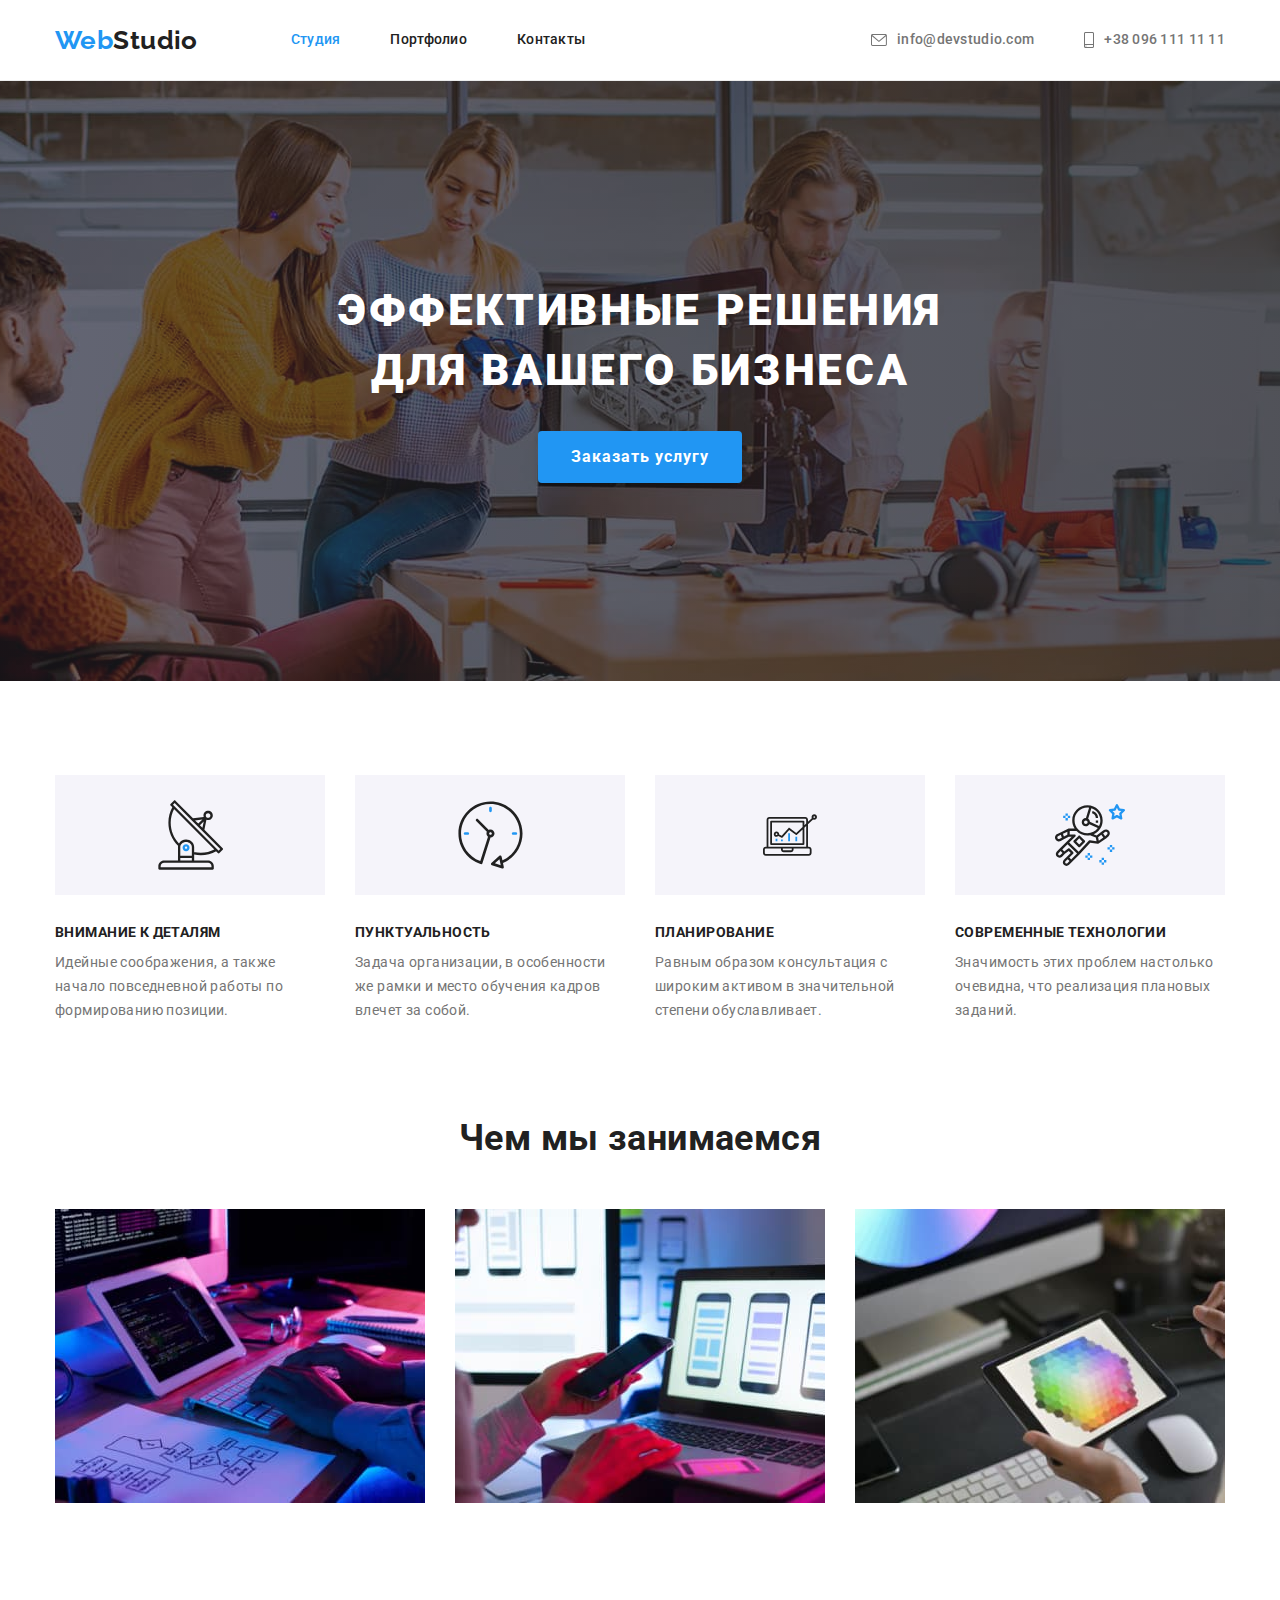
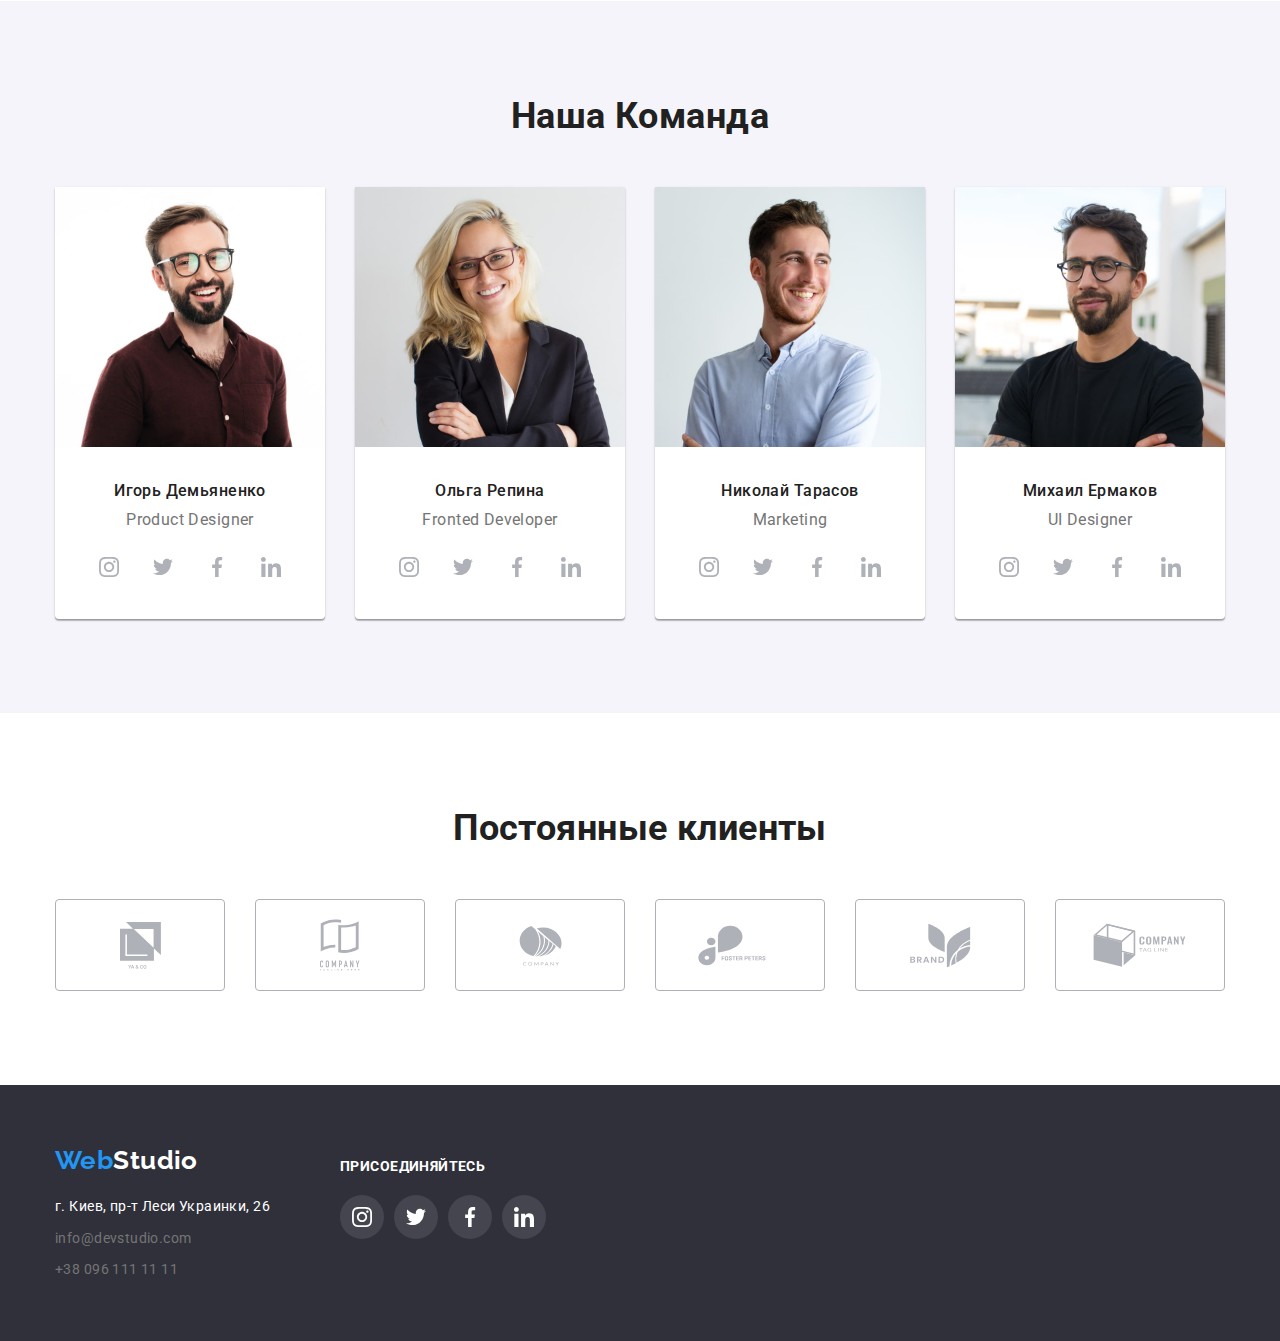
<file: index.html>
<!DOCTYPE html>
<html lang="ru">
  <head>
    <meta charset="UTF-8" />
    <meta http-equiv="X-UA-Compatible" content="IE=edge" />
    <meta name="viewport" content="width=device-width, initial-scale=1.0" />
    <title>Студия</title>
    <link rel="preconnect" href="https://fonts.gstatic.com" />
    <link
      href="https://fonts.googleapis.com/css2?family=Raleway:wght@700&family=Roboto:wght@400;500;700;900&display=swap"
      rel="stylesheet"
    />
    <link
      rel="stylesheet"
      href="https://cdnjs.cloudflare.com/ajax/libs/modern-normalize/1.0.0/modern-normalize.min.css"
    />
    <link rel="stylesheet" href="./css/styles.css" />
  </head>
  <body class="page">
    <!--Шапка сайта-->
    <header class="page-header">
      <div class="container">
        <nav class="main-nav">
          <a href="./index.html" class="logo link-line"
            ><span class="logo-blue">Web</span>Studio</a
          >

          <ul class="site-nav list">
            <li class="item">
              <a href="./index.html" class="link current">Студия</a>
            </li>
            <li class="item">
              <a href="./portfolio.html" class="link">Портфолио</a>
            </li>
            <li class="item"><a href="#" class="link">Контакты</a></li>
          </ul>
        </nav>
        <ul class="auth-nav list">
          <li class="item">
            <a href="mailto:info@devstudio.com" class="link">
              <svg class="auth-item" width="16" height="12">
                <use
                  href="./images/icons.svg#icon-envelope"
                  class="auth-icon"
                ></use>
              </svg>
              info@devstudio.com</a
            >
          </li>
          <li class="item">
            <a href="tel:+380961111111" class="link">
              <svg class="auth-item" width="10" height="16">
                <use
                  href="./images/icons.svg#icon-smartphone"
                  class="auth-icon"
                ></use>
              </svg>
              +38 096 111 11 11</a
            >
          </li>
        </ul>
      </div>
    </header>

    <main>
      <!--Герой-->
      <section class="hero-section">
        <div class="container main-container">
          <h1 class="hero-title">Эффективные решения для вашего бизнеса</h1>
          <button class="hero-button button" type="button">
            Заказать услугу
          </button>
        </div>
      </section>
      <!--Преймущества-->
      <section class="section">
        <div class="container">
          <!--Скроем с помощью CSS↓-->
          <!-- <h2 class="second-title">Преймущества</h2> -->
          <ul class="feature-list list">
            <li class="item">
              <div class="feature-container">
                <svg class="feature-icon" width="65" height="70">
                  <use href="./images/icons.svg#icon-anthenn"></use>
                </svg>
              </div>
              <h3 class="features-title">Внимание к деталям</h3>
              <p class="features-text">
                Идейные соображения, а также начало повседневной работы по
                формированию позиции.
              </p>
            </li>
            <li class="item">
              <div class="feature-container">
                <svg class="feature-icon" width="67" height="70">
                  <use href="./images/icons.svg#icon-clock"></use>
                </svg>
              </div>
              <h3 class="features-title">Пунктуальность</h3>
              <p class="features-text">
                Задача организации, в особенности же рамки и место обучения
                кадров влечет за собой.
              </p>
            </li>
            <li class="item">
              <div class="feature-container">
                <svg class="feature-icon" width="70" height="54">
                  <use href="./images/icons.svg#icon-diagram"></use>
                </svg>
              </div>
              <h3 class="features-title">Планирование</h3>
              <p class="features-text">
                Равным образом консультация с широким активом в значительной
                степени обуславливает.
              </p>
            </li>
            <li class="item">
              <div class="feature-container">
                <svg class="feature-icon" width="70" height="70">
                  <use href="./images/icons.svg#icon-astronaut"></use>
                </svg>
              </div>
              <h3 class="features-title">Современные технологии</h3>
              <p class="features-text">
                Значимость этих проблем настолько очевидна, что реализация
                плановых заданий.
              </p>
            </li>
          </ul>
        </div>
      </section>
      <!--Чем мы занимаемся-->
      <section class="section no-toppadding">
        <div class="container">
          <h2 class="second-title">Чем мы занимаемся</h2>
          <ul class="list flex-occupation">
            <li class="item">
              <img
                src="./images/box_1development.jpg"
                alt="Разработка продукта"
                width="370"
                height="294"
              />
            </li>
            <li class="item">
              <img
                src="./images/box_2visualization.jpg"
                alt="Визуализация"
                width="370"
                height="294"
              />
            </li>
            <li class="item">
              <img
                src="./images/box_3designing.jpg"
                alt="Дизайн"
                width="370"
                height="294"
              />
            </li>
          </ul>
        </div>
      </section>
      <!--Команда-->
      <section class="section team">
        <div class="container">
          <h2 class="second-title">Наша Команда</h2>
          <ul class="team-list list">
            <li class="item">
              <img
                src="./images/img.jpg"
                alt="Игорь Демьяненко"
                width="270"
                height="260"
              />

              <div class="teambox">
                <h3 class="names">Игорь Демьяненко</h3>
                <p class="profession">Product Designer</p>

                <ul class="icon-list">
                  <li class="team-item-icon">
                    <a href="#" class="team-link" aria-label="instagram">
                      <svg class="team-icon" width="20" height="20">
                        <use href="./images/icons.svg#icon-instagram"></use>
                      </svg>
                    </a>
                  </li>
                  <li class="team-item-icon">
                    <a href="#" class="team-link" aria-label="twitter">
                      <svg class="team-icon" width="20" height="20">
                        <use href="./images/icons.svg#icon-twitter"></use>
                      </svg>
                    </a>
                  </li>
                  <li class="team-item-icon">
                    <a href="#" class="team-link" aria-label="facebook">
                      <svg class="team-icon" width="20" height="20">
                        <use href="./images/icons.svg#icon-facebook"></use>
                      </svg>
                    </a>
                  </li>
                  <li class="team-item-icon">
                    <a href="#" class="team-link" aria-label="linkedin">
                      <svg class="team-icon" width="20" height="20">
                        <use href="./images/icons.svg#icon-linkedin"></use>
                      </svg>
                    </a>
                  </li>
                </ul>
              </div>
            </li>
            <li class="item">
              <img
                src="./images/img_2.jpg"
                alt="Ольга Репина"
                width="270"
                height="260"
              />
              <div class="teambox">
                <h3 class="names">Ольга Репина</h3>
                <p class="profession">Fronted Developer</p>
                <ul class="icon-list">
                  <li class="team-item-icon">
                    <a href="#" class="team-link" aria-label="instagram">
                      <svg class="team-icon" width="20" height="20">
                        <use href="./images/icons.svg#icon-instagram"></use>
                      </svg>
                    </a>
                  </li>
                  <li class="team-item-icon">
                    <a href="#" class="team-link" aria-label="twitter">
                      <svg class="team-icon" width="20" height="20">
                        <use href="./images/icons.svg#icon-twitter"></use>
                      </svg>
                    </a>
                  </li>
                  <li class="team-item-icon">
                    <a href="#" class="team-link" aria-label="facebook">
                      <svg class="team-icon" width="20" height="20">
                        <use href="./images/icons.svg#icon-facebook"></use>
                      </svg>
                    </a>
                  </li>
                  <li class="team-item-icon">
                    <a href="#" class="team-link" aria-label="linkedin">
                      <svg class="team-icon" width="20" height="20">
                        <use href="./images/icons.svg#icon-linkedin"></use>
                      </svg>
                    </a>
                  </li>
                </ul>
              </div>
            </li>
            <li class="item">
              <img
                src="./images/img_3.jpg"
                alt="Николай Тарасов"
                width="270"
                height="260"
              />
              <div class="teambox">
                <h3 class="names">Николай Тарасов</h3>
                <p class="profession">Marketing</p>
                <ul class="icon-list">
                  <li class="team-item-icon">
                    <a href="#" class="team-link" aria-label="instagram">
                      <svg class="team-icon" width="20" height="20">
                        <use href="./images/icons.svg#icon-instagram"></use>
                      </svg>
                    </a>
                  </li>
                  <li class="team-item-icon">
                    <a href="#" class="team-link" aria-label="twitter">
                      <svg class="team-icon" width="20" height="20">
                        <use href="./images/icons.svg#icon-twitter"></use>
                      </svg>
                    </a>
                  </li>
                  <li class="team-item-icon">
                    <a href="#" class="team-link" aria-label="facebook">
                      <svg class="team-icon" width="20" height="20">
                        <use href="./images/icons.svg#icon-facebook"></use>
                      </svg>
                    </a>
                  </li>
                  <li class="team-item-icon">
                    <a href="#" class="team-link" aria-label="linkedin">
                      <svg class="team-icon" width="20" height="20">
                        <use href="./images/icons.svg#icon-linkedin"></use>
                      </svg>
                    </a>
                  </li>
                </ul>
              </div>
            </li>
            <li class="item">
              <img
                src="./images/img_4.jpg"
                alt="Михаил Ермаков"
                width="270"
                height="260"
              />
              <div class="teambox">
                <h3 class="names">Михаил Ермаков</h3>
                <p class="profession">UI Designer</p>
                <ul class="icon-list">
                  <li class="team-item-icon">
                    <a href="#" class="team-link" aria-label="instagram">
                      <svg class="team-icon" width="20" height="20">
                        <use href="./images/icons.svg#icon-instagram"></use>
                      </svg>
                    </a>
                  </li>
                  <li class="team-item-icon">
                    <a href="#" class="team-link" aria-label="twitter">
                      <svg class="team-icon" width="20" height="20">
                        <use href="./images/icons.svg#icon-twitter"></use>
                      </svg>
                    </a>
                  </li>
                  <li class="team-item-icon">
                    <a href="#" class="team-link" aria-label="facebook">
                      <svg class="team-icon" width="20" height="20">
                        <use href="./images/icons.svg#icon-facebook"></use>
                      </svg>
                    </a>
                  </li>
                  <li class="team-item-icon">
                    <a href="#" class="team-link" aria-label="linkedin">
                      <svg class="team-icon" width="20" height="20">
                        <use href="./images/icons.svg#icon-linkedin"></use>
                      </svg>
                    </a>
                  </li>
                </ul>
              </div>
            </li>
          </ul>
        </div>
      </section>
      <!-- Clients -->
      <section class="section">
        <h2 class="second-title">Постоянные клиенты</h2>
        <ul class="icon-list">
          <li class="client-item-icon">
            <a href="#" class="client-link">
              <svg class="client-icon" width="41" height="47">
                <use href="./images/icons.svg#icon-group_2"></use>
              </svg>
            </a>
          </li>
          <li class="client-item-icon">
            <a href="#" class="client-link">
              <svg class="client-icon" width="40" height="52">
                <use href="./images/icons.svg#icon-group_3"></use>
              </svg>
            </a>
          </li>
          <li class="client-item-icon">
            <a href="#" class="client-link">
              <svg class="client-icon" width="43" height="41">
                <use href="./images/icons.svg#icon-group_4"></use>
              </svg>
            </a>
          </li>
          <li class="client-item-icon">
            <a href="#" class="client-link">
              <svg class="client-icon" width="84" height="41">
                <use href="./images/icons.svg#icon-group_5"></use>
              </svg>
            </a>
          </li>
          <li class="client-item-icon">
            <a href="#" class="client-link">
              <svg class="client-icon" width="63" height="45">
                <use href="./images/icons.svg#icon-group_7"></use>
              </svg>
            </a>
          </li>
          <li class="client-item-icon">
            <a href="#" class="client-link">
              <svg class="client-icon" width="94" height="44">
                <use href="./images/icons.svg#icon-group_6"></use>
              </svg>
            </a>
          </li>
        </ul>
      </section>
    </main>
    <footer class="page-footer">
      <div class="container">
        <div class="footer-conteiner">
          <a href="./index.html" class="logo-footer link-line"
            ><span class="logo-blue">Web</span>Studio</a
          >
          <address class="footer-adress">
            <p class="text-footer">г. Киев, пр-т Леси Украинки, 26</p>
            <ul class="contacts-footer list">
              <li class="link">
                <a href="mailto:info@devstudio.com">info@devstudio.com</a>
              </li>
              <li class="link">
                <a href="tel:+380961111111">+38 096 111 11 11</a>
              </li>
            </ul>
          </address>
        </div>

        <div class="second footer-conteiner">
          <p class="features-title">Присоединяйтесь</p>
          <ul class="icon-list">
            <li class="footer-item-icon">
              <a href="#" class="footer-link" aria-label="instagram">
                <svg class="footer-icon" width="20" height="20">
                  <use href="./images/icons.svg#icon-instagram"></use>
                </svg>
              </a>
            </li>
            <li class="footer-item-icon">
              <a href="#" class="footer-link" aria-label="twitter">
                <svg class="footer-icon" width="20" height="20">
                  <use href="./images/icons.svg#icon-twitter"></use>
                </svg>
              </a>
            </li>
            <li class="footer-item-icon">
              <a href="#" class="footer-link" aria-label="facebook">
                <svg class="footer-icon" width="20" height="20">
                  <use href="./images/icons.svg#icon-facebook"></use>
                </svg>
              </a>
            </li>
            <li class="footer-item-icon">
              <a href="#" class="footer-link" aria-label="linkedin">
                <svg class="footer-icon" width="20" height="20">
                  <use href="./images/icons.svg#icon-linkedin"></use>
                </svg>
              </a>
            </li>
          </ul>
        </div>
      </div>
    </footer>
  </body>
</html>
</file>
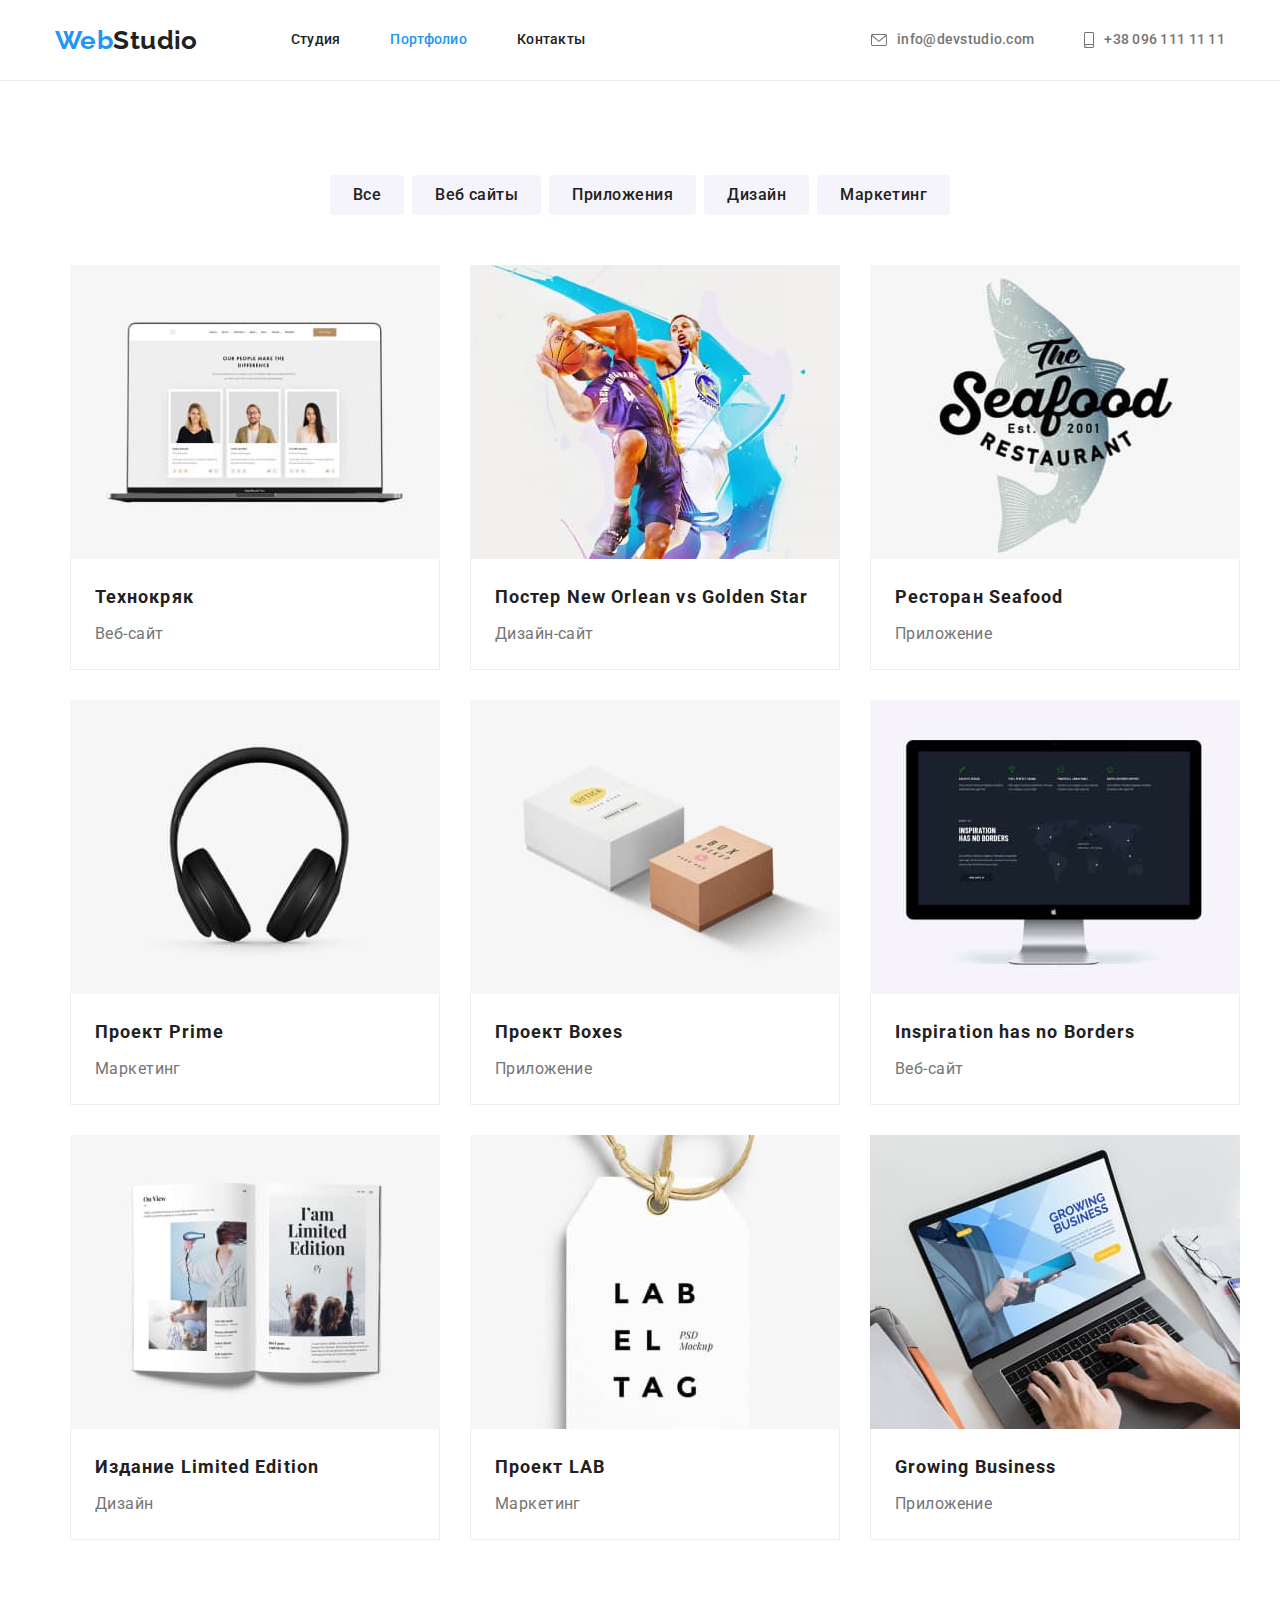
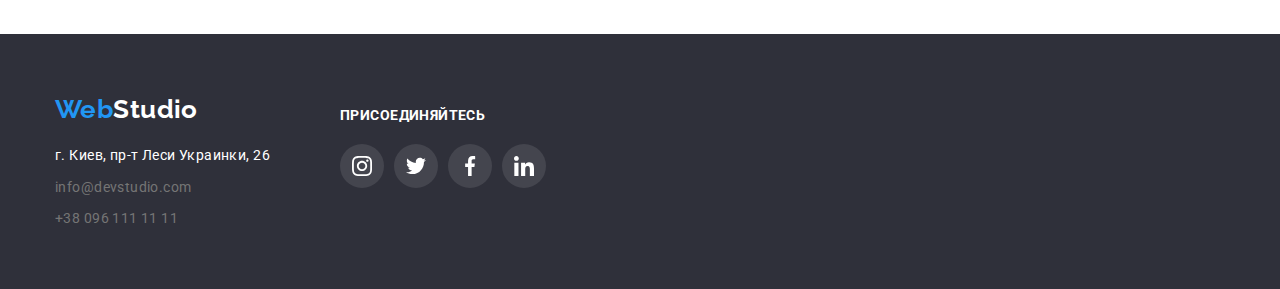
<file: portfolio.html>
<!DOCTYPE html>
<html lang="ru">
  <head>
    <meta charset="UTF-8" />
    <meta http-equiv="X-UA-Compatible" content="IE=edge" />
    <meta name="viewport" content="width=device-width, initial-scale=1.0" />
    <title>Портфолио</title>
    <link rel="preconnect" href="https://fonts.gstatic.com" />
    <link
      href="https://fonts.googleapis.com/css2?family=Raleway:wght@700&family=Roboto:wght@400;500;700;900&display=swap"
      rel="stylesheet"
    />
    <link
      rel="stylesheet"
      href="https://cdnjs.cloudflare.com/ajax/libs/modern-normalize/1.0.0/modern-normalize.min.css"
    />
    <link rel="stylesheet" href="./css/styles.css" />
  </head>
  <body class="page">
    <!--Шапка сайта-->
    <header class="page-header">
      <div class="container">
        <nav class="main-nav">
          <a href="./index.html" class="logo link-line"
            ><span class="logo-blue">Web</span>Studio</a
          >

          <ul class="site-nav list">
            <li class="item">
              <a href="./index.html" class="link">Студия</a>
            </li>
            <li class="item">
              <a href="./portfolio.html" class="link current">Портфолио</a>
            </li>
            <li class="item"><a href="#" class="link">Контакты</a></li>
          </ul>
        </nav>
        <ul class="auth-nav list">
          <li class="item">
            <a href="mailto:info@devstudio.com" class="link">
              <svg class="auth-item" width="16" height="12">
                <use
                  href="./images/icons.svg#icon-envelope"
                  class="auth-icon"
                ></use>
              </svg>
              info@devstudio.com</a
            >
          </li>
          <li class="item">
            <a href="tel:+380961111111" class="link">
              <svg class="auth-item" width="10" height="16">
                <use
                  href="./images/icons.svg#icon-smartphone"
                  class="auth-icon"
                ></use>
              </svg>
              +38 096 111 11 11</a
            >
          </li>
        </ul>
      </div>
    </header>
    <!-- Главный контент страницы -->
    <main>
      <section class="section">
        <!-- <h1>Примеры работ</h1> -->
        <!-- скроем -->

        <!-- h2 фильтры -->
        <div class="container">
          <ul class="list flex-filter">
            <li class="item">
              <button class="button" type="button">Все</button>
            </li>
            <li class="item">
              <button class="button" type="button">Веб сайты</button>
            </li>
            <li class="item">
              <button class="button" type="button">Приложения</button>
            </li>
            <li class="item">
              <button class="button" type="button">Дизайн</button>
            </li>
            <li class="item">
              <button class="button" type="button">Маркетинг</button>
            </li>
          </ul>

          <ul class="list flex-container">
            <li class="flex-element">
              <a href="#"
                ><img
                  class="pictblock"
                  src="./images/portfolio/port4.jpg"
                  alt="Технокряк"
                  width="370"
                />
                <div class="product-content">
                  <h3 class="portfolio-title">Технокряк</h3>
                  <p class="portfolio-text">Веб-сайт</p>
                </div>
              </a>
            </li>
            <li class="flex-element">
              <a href="#"
                ><img
                  class="pictblock"
                  src="./images/portfolio/port5.jpg"
                  alt="Постер баскетбол"
                  width="370"
                />

                <div class="product-content">
                  <h3 class="portfolio-title">
                    Постер New Orlean vs Golden Star
                  </h3>
                  <p class="portfolio-text">Дизайн-сайт</p>
                </div>
              </a>
            </li>
            <li class="flex-element">
              <a href="#"
                ><img
                  class="pictblock"
                  src="./images/portfolio/port6.jpg"
                  alt="Ресторан Seafood"
                  width="370"
                />
                <div class="product-content">
                  <h3 class="portfolio-title">Ресторан Seafood</h3>
                  <p class="portfolio-text">Приложение</p>
                </div>
              </a>
            </li>
            <li class="flex-element">
              <a href="#"
                ><img
                  class="pictblock"
                  src="./images/portfolio/port7.jpg"
                  alt="проект Prime"
                  width="370"
                />
                <div class="product-content">
                  <h3 class="portfolio-title">Проект Prime</h3>
                  <p class="portfolio-text">Маркетинг</p>
                </div>
              </a>
            </li>
            <li class="flex-element">
              <a href="#"
                ><img
                  class="pictblock"
                  src="./images/portfolio/port8.jpg"
                  alt="проект Boxes"
                  width="370"
                />
                <div class="product-content">
                  <h3 class="portfolio-title">Проект Boxes</h3>
                  <p class="portfolio-text">Приложение</p>
                </div>
              </a>
            </li>
            <li class="flex-element">
              <a href="#"
                ><img
                  class="pictblock"
                  src="./images/portfolio/port9.jpg"
                  alt="название Inspiration has no borders"
                  width="370"
                />
                <div class="product-content">
                  <h3 class="portfolio-title">Inspiration has no Borders</h3>
                  <p class="portfolio-text">Веб-сайт</p>
                </div>
              </a>
            </li>
            <li class="flex-element">
              <a href="#"
                ><img
                  class="pictblock"
                  src="./images/portfolio/port3.jpg"
                  alt="издание limited edition"
                  width="370"
                />
                <div class="product-content">
                  <h3 class="portfolio-title">Издание Limited Edition</h3>
                  <p class="portfolio-text">Дизайн</p>
                </div>
              </a>
            </li>
            <li class="flex-element">
              <a href="#"
                ><img
                  class="pictblock"
                  src="./images/portfolio/port2.jpg"
                  alt="проект Lab"
                  width="370"
                />
                <div class="product-content">
                  <h3 class="portfolio-title">Проект LAB</h3>
                  <p class="portfolio-text">Маркетинг</p>
                </div>
              </a>
            </li>
            <li class="flex-element">
              <a href="#"
                ><img
                  class="pictblock"
                  src="./images/portfolio/port1.jpg"
                  alt="Growing business"
                  width="370"
                />
                <div class="product-content">
                  <h3 class="portfolio-title">Growing Business</h3>
                  <p class="portfolio-text">Приложение</p>
                </div>
              </a>
            </li>
          </ul>
        </div>
      </section>
    </main>
    <footer class="page-footer">
      <div class="container">
        <div class="footer-conteiner">
          <a href="./index.html" class="logo-footer link-line"
            ><span class="logo-blue">Web</span>Studio</a
          >
          <address class="footer-adress">
            <p class="text-footer">г. Киев, пр-т Леси Украинки, 26</p>
            <ul class="contacts-footer list">
              <li class="link">
                <a href="mailto:info@devstudio.com">info@devstudio.com</a>
              </li>
              <li class="link">
                <a href="tel:+380961111111">+38 096 111 11 11</a>
              </li>
            </ul>
          </address>
        </div>

        <div class="second footer-conteiner">
          <p class="features-title">Присоединяйтесь</p>
          <ul class="icon-list">
            <li class="footer-item-icon">
              <a href="#" class="footer-link" aria-label="instagram">
                <svg class="footer-icon" width="20" height="20">
                  <use href="./images/icons.svg#icon-instagram"></use>
                </svg>
              </a>
            </li>
            <li class="footer-item-icon">
              <a href="#" class="footer-link" aria-label="twitter">
                <svg class="footer-icon" width="20" height="20">
                  <use href="./images/icons.svg#icon-twitter"></use>
                </svg>
              </a>
            </li>
            <li class="footer-item-icon">
              <a href="#" class="footer-link" aria-label="facebook">
                <svg class="footer-icon" width="20" height="20">
                  <use href="./images/icons.svg#icon-facebook"></use>
                </svg>
              </a>
            </li>
            <li class="footer-item-icon">
              <a href="#" class="footer-link" aria-label="linkedin">
                <svg class="footer-icon" width="20" height="20">
                  <use href="./images/icons.svg#icon-linkedin"></use>
                </svg>
              </a>
            </li>
          </ul>
        </div>
      </div>
    </footer>
  </body>
</html>
</file>
<file: css/styles.css>
:root {
  --primary-text-color: #757575;
  --title-text-color: #212121;
  --accent-color: #2196f3;
  --white-color: #ffffff;

  --background-white: #ffffff;
  --background-black: #2f303a;
  --background-button: #f5f4fa;
  --background-gray: #e5e5e5;
  --bordercard-grey: #eeeeee;
  --transparent-mail: rgba(255 255 255 0.6);
  --gradient-color: #c4c4c4;

  --card-set-gep: 30px;
}

/* Cтили для Index.html */

body {
  background-color: var(--white-color);
  color: var(--primary-text-color);
  font-family: Roboto, sans-serif;
  letter-spacing: 0.03em;
  font-family: "Roboto", "Arial", "Helvetica", sans-serif;
  font-weight: 400;
  font-size: 14px;
  line-height: 1.14;
  font-style: normal;
  margin: 0px;
}

/* img {
  display: block; ----Репета на видео показывал что можно делать так в ДЗ))
  max-width: 100%;
} */
/* можно еще создать в body {font size14px} */
.link-line {
  text-decoration: none;
}
.list {
  margin: 0;
  padding: 0;
  list-style: none;
}

.list a {
  text-decoration: none;
}

.page-header {
  background-color: var(--background-white);
  border-bottom: 1px solid #ececec;
}
/* контейнер */
.container {
  padding-left: 15px;
  padding-right: 15px;

  width: 1200px;
  margin-left: auto;
  margin-right: auto;
}

/* Main */
.page-header > .container {
  display: flex;
  align-items: center;
  justify-content: space-between;
}

/* Main-nav */

.main-nav {
  display: flex;
  align-items: center;
}
/* logo */
.logo {
  color: var(--title-text-color);
  font-family: Raleway, sans-serif;

  font-weight: 700;
  font-size: 26px;
  line-height: 1.17;
}
.logo-blue {
  color: var(--accent-color);
}

/* site nav */
.site-nav {
  display: flex;
  margin-left: 93px;
}

.site-nav .item + .item {
  margin-left: 50px;
}

.site-nav .link {
  display: block;
  padding-top: 32px;
  padding-bottom: 32px;

  color: var(--title-text-color);
  font-family: Roboto, sans-serif;
  font-weight: 500;
  font-size: 14px;
  line-height: 1.14;
  letter-spacing: 0.02em;
}

.site-nav .link:hover,
.site-nav .link:focus {
  color: var(--accent-color);
}
.site-nav .link.current {
  color: var(--accent-color);
}
/* auth-nav */

.auth-nav {
  display: flex;
  margin-left: auto;
  align-items: center;
}

.auth-nav .item + .item {
  margin-left: 50px;
}
.auth-item {
  margin-right: 10px;
}

.auth-nav .link {
  display: flex;
  align-items: center;

  fill: currentColor;

  color: var(--primary-text-color);
  font-family: Roboto, sans-serif;
  font-weight: 500;
  font-size: 14px;
  line-height: 1.14;
  letter-spacing: 0.02em;
}

.auth-nav .link:hover,
.auth-nav .link:focus {
  color: var(--accent-color);
}

/* Hero */
.hero-section {
  background-color: var(--background-black);

  background-image: linear-gradient(
      to right,
      rgba(47, 48, 58, 0.4) 0%,
      rgba(45, 45, 45, 0.6) 100%
    ),
    url(../images/img_5.jpg);
  background-position: center;
  background-repeat: no-repeat;
  text-align: center;
  max-width: 1600px;
  height: 600px;

  margin-left: auto;
  margin-right: auto;
  justify-content: center;
}

.hero-title {
  margin-top: 0;
  margin-bottom: 30px;

  color: var(--white-color);
  font-family: Roboto, sans-serif;
  font-weight: 900;
  font-size: 44px;
  line-height: 1.363636;

  letter-spacing: 0.06em;
  text-transform: uppercase;
  text-align: center;
}
.main-container {
  max-width: 690px;
  padding: 200px 0px;
}

/* features-list */
.feature-list {
  display: flex;
}

.feature-list .item {
  width: 270px;
}
.feature-list .item + .item {
  margin-left: 30px;
}
.features-title {
  margin-top: 0;
  margin-bottom: 10px;

  color: var(--title-text-color);
  font-family: Roboto, sans-serif;
  font-weight: 700;
  font-size: 14px;
  line-height: 1.14;
  text-transform: uppercase;
}
.features-text {
  margin-top: 0;
  margin-bottom: 0px;

  font-family: Roboto, sans-serif;
  font-size: 14px;
  line-height: 1.71;
}
.feature-container {
  display: flex;
  justify-content: center;
  align-items: center;
  width: 270px;
  height: 120px;
  background-color: var(--background-button);
  margin-bottom: 30px;
}

/* Section */
.section {
  padding-top: 94px;
  padding-bottom: 94px;
}

.section.no-toppadding {
  padding-top: 0;
  padding-bottom: 94;
}
/* Occupation */
.flex-occupation {
  display: flex;
}

.flex-occupation .item {
  width: 370px;
}

.flex-occupation .item + .item {
  margin-left: 30px;
}
.second-title {
  margin-top: 0;
  margin-bottom: 50px;

  color: var(--title-text-color);
  font-family: Roboto, sans-serif;
  font-weight: 700;
  font-size: 36px;
  line-height: 1.17;
  text-align: center;
}

/* Section team */
.team-list {
  display: flex;
  align-items: center;
}

.team-list .item + .item {
  margin-left: 30px;
}

.team-list .item {
  background-color: var(--background-white);
  width: 270px;
  box-shadow: 0px 1px 3px rgba(0, 0, 0, 0.12), 0px 1px 1px rgba(0, 0, 0, 0.14),
    0px 2px 1px rgba(0, 0, 0, 0.2);
  border-radius: 0px 0px 4px 4px;
}

.team {
  background-color: var(--background-button);
}

.team-list .names {
  margin-top: 0;
  margin-bottom: 10px;

  color: var(--title-text-color);
  font-weight: 500;
  font-size: 16px;
  line-height: 1.19;
  text-align: center;
}

.team-list .profession {
  margin-top: 0;
  margin-bottom: 16px;

  font-size: 16px;
  line-height: 1.19;
  text-align: center;
}
.teambox {
  padding-top: 30px;
  padding-bottom: 30px;
}
/* .team-icon {
  width: 20px;
  height: 20px; */
/* } */

.team-link {
  width: 44px;
  height: 44px;
  border-radius: 50%;
  background-color: var(--background-white);
  display: flex;
  justify-content: center;
  align-items: center;
  fill: currentColor;
  color: #afb1b8;
}
.team-link:focus,
.team-link:hover {
  background-color: var(--accent-color);
  color: var(--white-color);
}
.icon-list {
  padding: 0;
  margin: 0;
  display: flex;
  align-items: center;
  justify-content: center;
  list-style: none;
}
.team-item-icon + .team-item-icon {
  margin-left: 10px;
}

/* Clients */

.client-link {
  width: 170px;
  height: 92px;
  border-radius: 4px;
  border: 1px solid #afb1b8;
  display: flex;
  justify-content: center;
  align-items: center;
  fill: currentColor;
  color: #afb1b8;
}
.client-link:focus,
.client-link:hover {
  color: var(--accent-color);
  border-color: var(--accent-color);
}
.client-item-icon + .client-item-icon {
  margin-left: 30px;
}
/* buttons */
.button {
  color: var(--title-text-color);
  background-color: var(--background-button);
  cursor: pointer;
  font-weight: 500;
  font-size: 16px;
  line-height: 1.6;
  text-align: center;
  letter-spacing: 0.03em;

  display: inline-block;
  border-radius: 4px;
  padding: 6px 22px;
  border: 1px solid transparent;
}
.button:focus,
.button:hover {
  color: var(--white-color);
  background-color: var(--accent-color);
  box-shadow: 0px 1px 1px rgba(0, 0, 0, 0.12), 0px 4px 4px rgba(0, 0, 0, 0.06),
    1px 4px 6px rgba(0, 0, 0, 0.16);
}

.hero-button {
  font-family: inherit;
  font-weight: 700;
  font-size: 16px;
  line-height: 1.87;
  align-items: center;
  text-align: center;
  letter-spacing: 0.06em;

  display: inline-block;
  min-width: 200px;
  min-height: 50px;
  padding: 10px 32px;
  box-shadow: 0px 4px 4px rgba(0, 0, 0, 0.15);
  color: var(--white-color);
  background-color: var(--accent-color);
}

/* footer */
.page-footer > .container {
  display: flex;
  align-items: center;
}
.page-footer {
  background-color: var(--background-black);

  margin-left: auto;
  margin-right: auto;
}

.footer-conteiner {
  display: flex;
  padding-top: 60px;
  padding-bottom: 60px;
  flex-direction: column;
}
.footer-conteiner + .footer-conteiner {
  margin-left: 70px;
}
.second.footer-conteiner {
  padding-top: 73px;
  padding-bottom: 100px;
}

.logo-footer {
  display: inline-block;
  margin-bottom: 20px;

  font-family: Raleway, sans-serif;
  font-weight: 700;
  font-size: 26px;
  line-height: 1.17;
}
.footer-adress {
  display: inline-block;
}
.footer-conteiner > .features-title {
  color: var(--white-color);
  margin-bottom: 20px;
}

.logo-footer,
.text-footer {
  color: var(--white-color);
}

.contacts-footer a {
  color: var(--transparent-mail);
}

.contacts-footer,
.text-footer {
  font-family: Roboto, sans-serif;
  font-style: normal;
  font-size: 14px;

  margin-top: 0;
  margin-bottom: 0;
  letter-spacing: 0.03em;
  line-height: 1.6;
}

.text-footer {
  margin-top: 0;
  margin-bottom: 9px;
}

.contacts-footer a:focus,
.contacts-footer a:hover {
  color: var(--accent-color);
}
.contacts-footer .link:not(:last-child) {
  margin-top: 0;
  margin-bottom: 9px;
}
.footer-link {
  width: 44px;
  height: 44px;
  border-radius: 50%;
  background-color: rgba(255, 255, 255, 0.1);
  display: flex;
  justify-content: center;
  align-items: center;
  fill: currentColor;
  color: var(--white-color);
}
.footer-link:focus,
.footer-link:hover {
  background-color: var(--accent-color);
}

/* .footer-icon {
  width: 20px;
  height: 20px;
} */
.footer-item-icon + .footer-item-icon {
  margin-left: 10px;
}

/* Страница портфолио */
.pictblock {
  display: block;
  max-width: 100%;
}

.portfolio-title {
  margin-top: 0;
  margin-bottom: 4px;

  color: var(--title-text-color);
  font-weight: 700;
  font-size: 18px;
  line-height: 2;
  letter-spacing: 0.06em;
}

.portfolio-text {
  margin-top: 0;
  margin-bottom: 0;

  color: var(--primary-text-color);
  font-size: 16px;
  line-height: 1.88;
}

.flex-filter {
  display: flex;
  margin-bottom: 50px;
  justify-content: center;
  text-align: center;
}

.flex-filter .item + .item {
  margin-left: 8px;
}

.flex-container {
  display: flex;
  flex-wrap: wrap;
  justify-content: center;
  margin-bottom: calc(-1 * var(--card-set-gep));
  margin-right: calc(-1 * var(--card-set-gep));
}

/* Можно сделать через width */
.flex-element {
  /* height: 404px; */
  flex-basis: calc(100% / 3 - 1 * var(--card-set-gep));
  margin-right: var(--card-set-gep);
  margin-bottom: var(--card-set-gep);
}
.flex-element:nth-child(3n) {
  margin-right: 0;
}
/* .flex-element:nth-last-child(-n + 3) {
  margin-bottom: 0;
} */
.flex-element:focus,
.flex-element:hover {
  box-shadow: 0px 1px 1px rgba(0, 0, 0, 0.12), 0px 4px 4px rgba(0, 0, 0, 0.06),
    1px 4px 6px rgba(0, 0, 0, 0.16);
}

.product-content {
  width: 370px;
  display: block;
  padding: 20px 24px;
  border-bottom: 1px solid var(--bordercard-grey);
  border-left: 1px solid var(--bordercard-grey);
  border-right: 1px solid var(--bordercard-grey);
}
</file>
